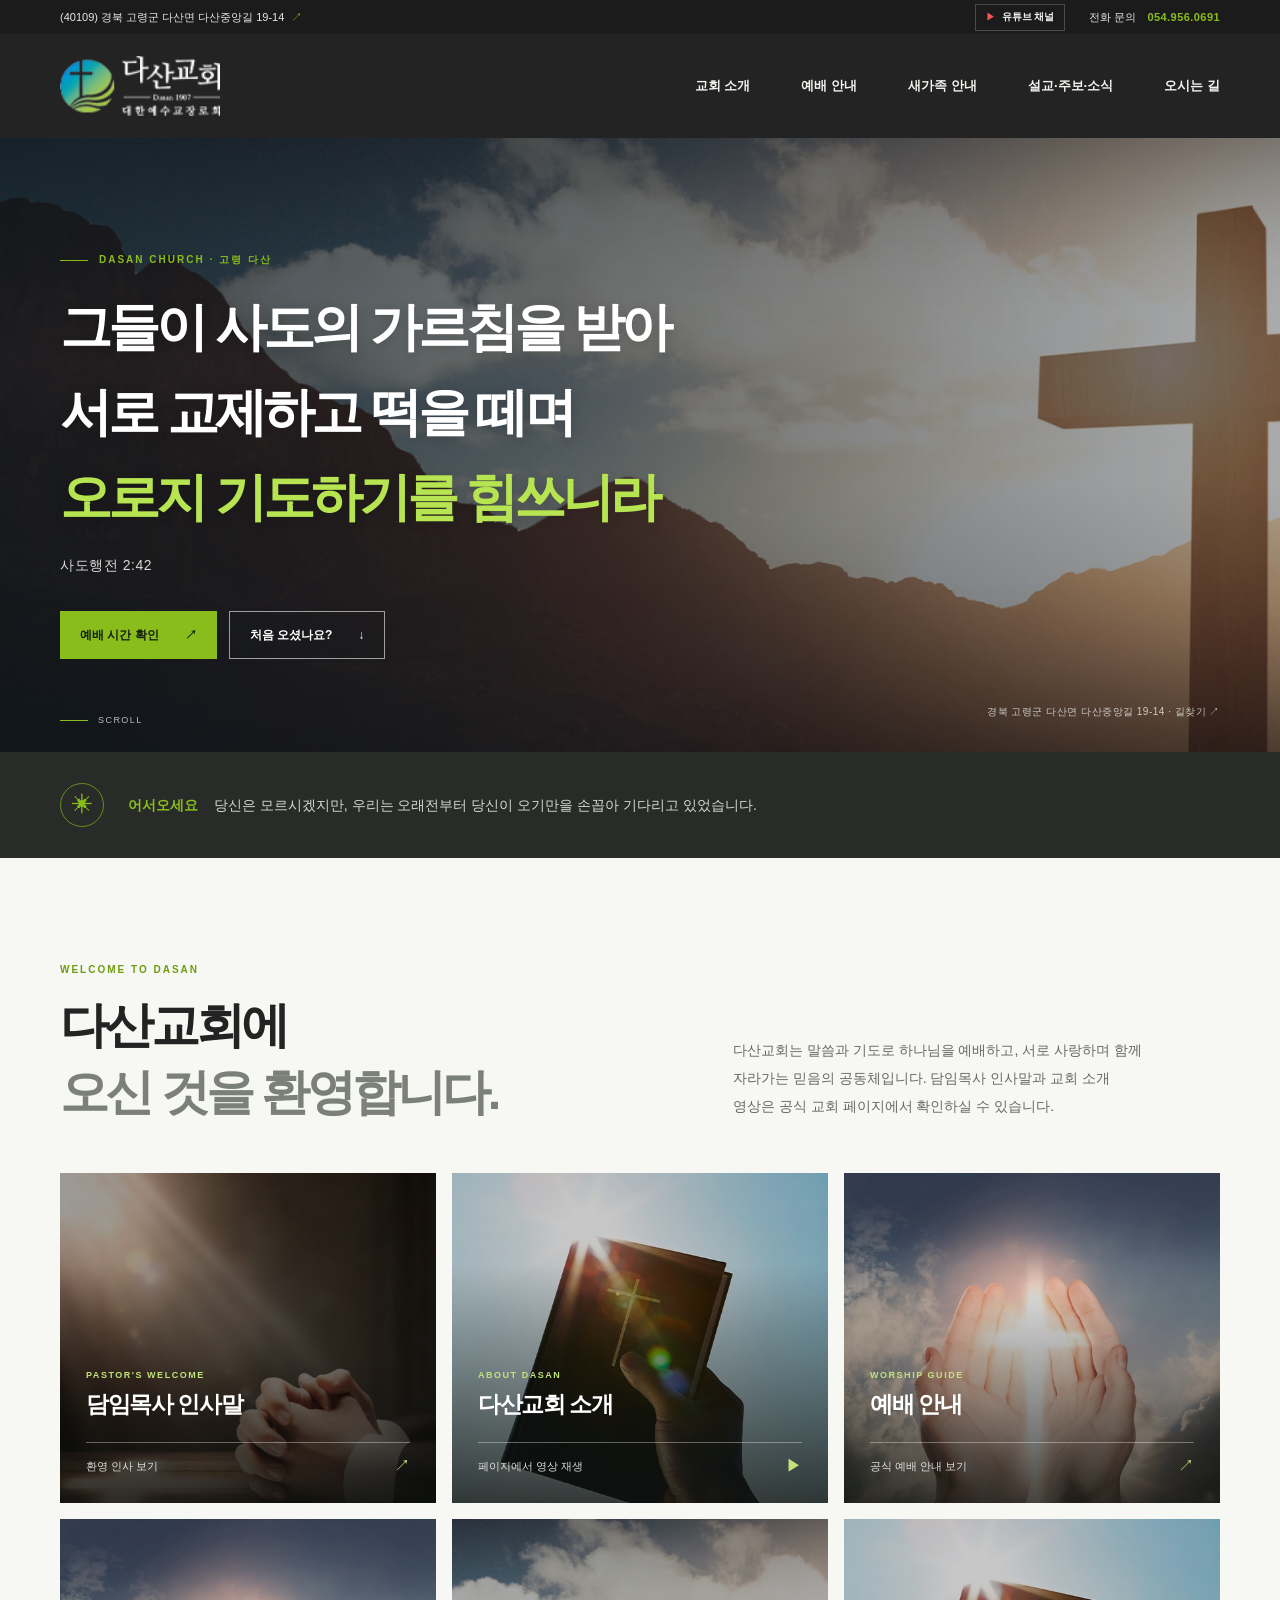
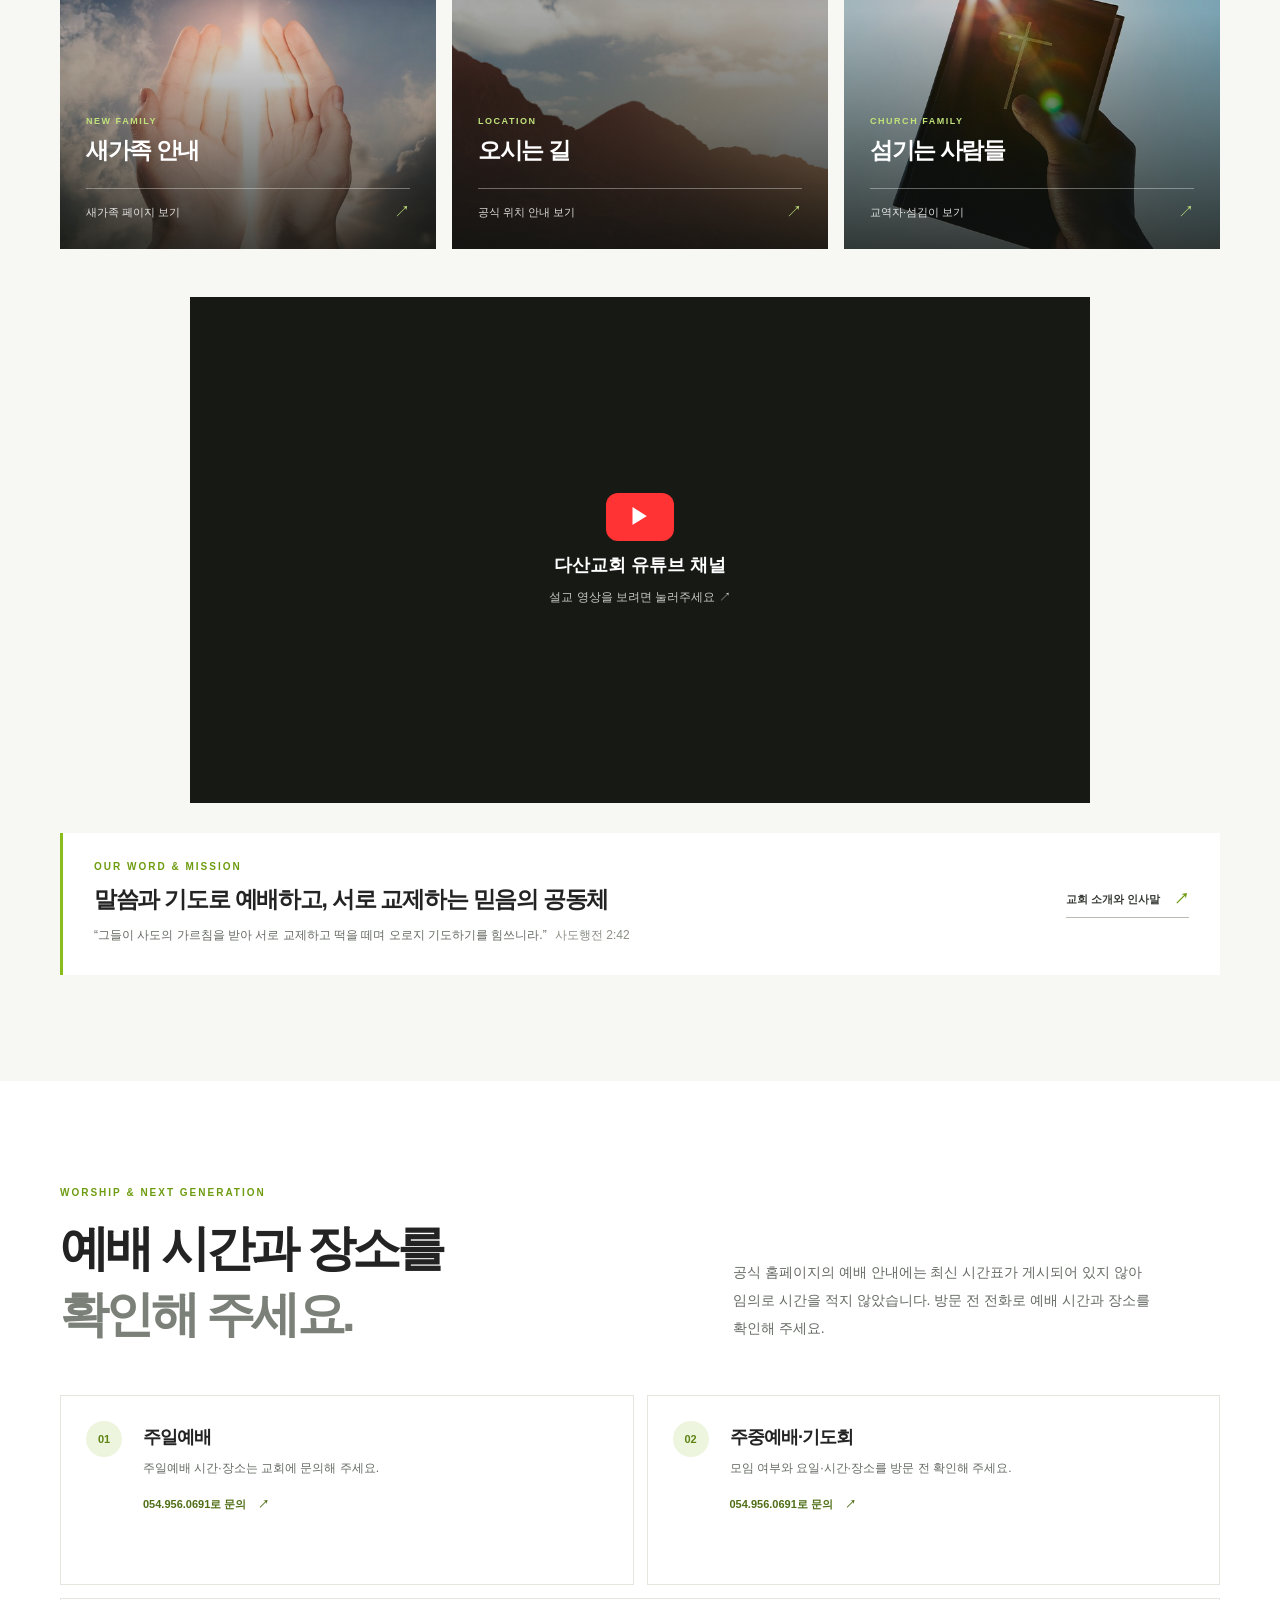
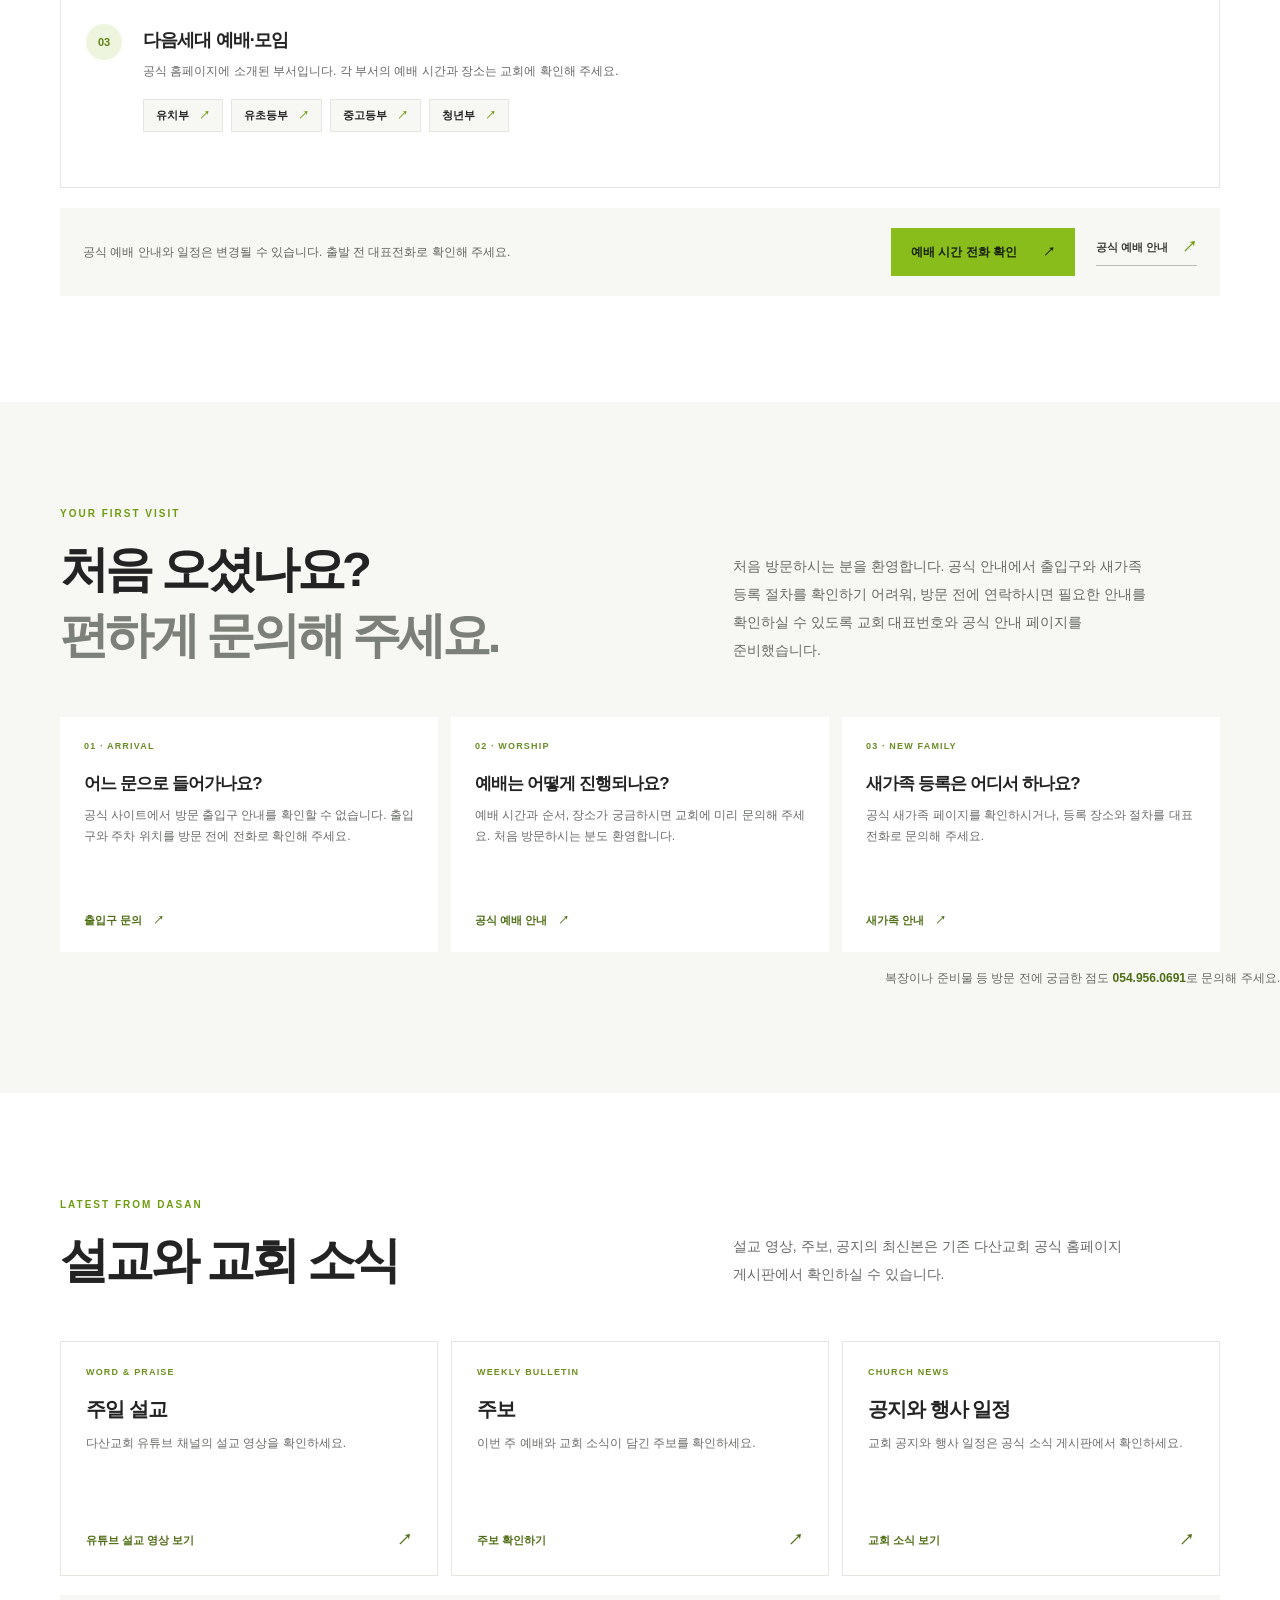
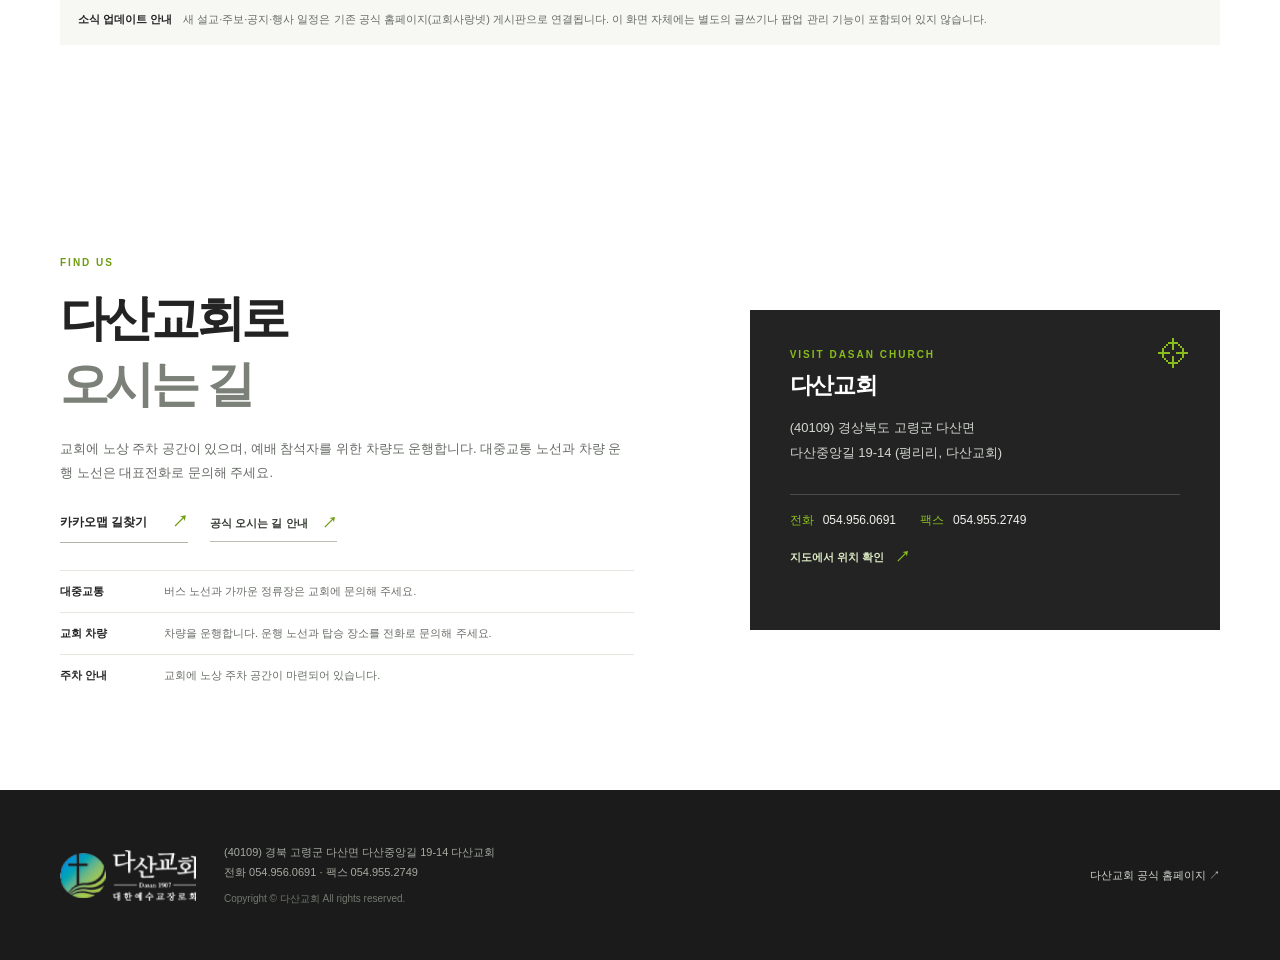
<file: index.html>
<!doctype html>
<html lang="ko">
<head>
  <meta charset="utf-8">
  <meta name="viewport" content="width=device-width, initial-scale=1">
  <meta name="theme-color" content="#232323">
  <meta name="description" content="다산교회 예배 안내, 새가족 안내, 교회 소식과 오시는 길. 경북 고령군 다산면 다산중앙길 19-14.">
  <title>다산교회 | Da San Church</title>
  <link rel="icon" type="image/png" href="images/dasanch/logo.png">
  <link rel="stylesheet" href="css/style.css">
</head>
<body>
  <a class="skip-link" href="#main">본문 바로가기</a>
  <div class="topline">
    <div class="container topline-inner">
      <a class="topline-address" href="https://map.kakao.com/link/search/%EA%B2%BD%EB%B6%81%20%EA%B3%A0%EB%A0%B9%EA%B5%B0%20%EB%8B%A4%EC%82%B0%EB%A9%B4%20%EB%8B%A4%EC%82%B0%EC%A4%91%EC%95%99%EA%B8%B8%2019-14" target="_blank" rel="noopener noreferrer">(40109) 경북 고령군 다산면 다산중앙길 19-14 <span aria-hidden="true">↗</span></a>
      <div class="topline-links">
        <a class="topline-youtube" href="https://www.youtube.com/channel/UCkod_nlZU68XS0ZSjyzvsog" target="_blank" rel="noopener noreferrer"><span aria-hidden="true">▶</span> 유튜브 채널</a>
        <a href="tel:0549560691">전화 문의 <strong>054.956.0691</strong></a>
      </div>
    </div>
  </div>

  <header class="site-header">
    <div class="container header-inner">
      <a class="brand" href="#home" aria-label="다산교회 홈">
        <img src="images/dasanch/logo.png" alt="다산교회">
      </a>
      <nav class="desktop-nav" aria-label="주요 메뉴">
        <a href="#church">교회 소개</a>
        <a href="#worship">예배 안내</a>
        <a href="#first-visit">새가족 안내</a>
        <a href="#news">설교·주보·소식</a>
        <a href="#visit">오시는 길</a>
      </nav>
      <details class="mobile-menu">
        <summary aria-label="메뉴 열기"><span></span><span></span><span></span></summary>
        <nav aria-label="모바일 메뉴">
          <a href="#church">교회 소개</a>
          <a href="#worship">예배 안내</a>
          <a href="#first-visit">새가족 안내</a>
          <a href="#news">설교·주보·소식</a>
          <a href="#visit">오시는 길</a>
        </nav>
      </details>
    </div>
  </header>

  <main id="main">
    <section class="hero" id="home" aria-labelledby="hero-title">
      <div class="hero-image" role="img" aria-label="산 너머로 해가 떠오르는 십자가"></div>
      <div class="hero-content container">
        <p class="eyebrow"><span></span> DASAN CHURCH · 고령 다산</p>
        <h1 id="hero-title">그들이 사도의 가르침을 받아<br>서로 교제하고 떡을 떼며<br><em>오로지 기도하기를 힘쓰니라</em></h1>
        <p class="scripture">사도행전 2:42</p>
        <div class="hero-actions">
          <a class="button button-green" href="#worship">예배 시간 확인 <span aria-hidden="true">↗</span></a>
          <a class="button button-ghost" href="#first-visit">처음 오셨나요? <span aria-hidden="true">↓</span></a>
        </div>
      </div>
      <a class="hero-location" href="https://map.kakao.com/link/search/%EA%B2%BD%EB%B6%81%20%EA%B3%A0%EB%A0%B9%EA%B5%B0%20%EB%8B%A4%EC%82%B0%EB%A9%B4%20%EB%8B%A4%EC%82%B0%EC%A4%91%EC%95%99%EA%B8%B8%2019-14" target="_blank" rel="noopener noreferrer">경북 고령군 다산면 다산중앙길 19-14 · 길찾기 ↗</a>
      <a class="scroll-cue" href="#welcome" aria-label="아래로 이동"><span></span> SCROLL</a>
    </section>

    <section class="welcome-strip" id="welcome">
      <div class="container welcome-inner">
        <span class="welcome-mark" aria-hidden="true">✳</span>
        <p><strong>어서오세요</strong> 당신은 모르시겠지만, 우리는 오래전부터 당신이 오기만을 손꼽아 기다리고 있었습니다.</p>
      </div>
    </section>

    <section class="church-section section-pad" id="church">
      <div class="container">
        <div class="section-heading">
          <div>
            <p class="eyebrow eyebrow-dark">WELCOME TO DASAN</p>
            <h2>다산교회에<br><span>오신 것을 환영합니다.</span></h2>
          </div>
          <p class="section-intro">다산교회는 말씀과 기도로 하나님을 예배하고, 서로 사랑하며 함께 자라가는 믿음의 공동체입니다. 담임목사 인사말과 교회 소개 영상은 공식 교회 페이지에서 확인하실 수 있습니다.</p>
        </div>

        <div class="feature-grid">
          <a class="feature-card feature-column" href="http://www.dasanch.kr/main/sub.html?pageCode=1">
            <img src="images/dasanch/sermon.jpg" alt="기도하는 두 손" loading="lazy">
            <span class="feature-overlay"></span>
            <span class="feature-content"><small>PASTOR'S WELCOME</small><strong>담임목사 인사말</strong><span class="feature-link">환영 인사 보기 <b aria-hidden="true">↗</b></span></span>
          </a>
          <button class="feature-card feature-worship feature-video-trigger" type="button" aria-haspopup="dialog" aria-controls="intro-video-dialog">
            <img src="images/dasanch/worship.jpg" alt="" loading="lazy">
            <span class="feature-overlay"></span>
            <span class="feature-content"><small>ABOUT DASAN</small><strong>다산교회 소개</strong><span class="feature-link">페이지에서 영상 재생 <b aria-hidden="true">▶</b></span></span>
          </button>
          <a class="feature-card feature-welcome" href="http://www.dasanch.kr/main/sub.html?pageCode=6">
            <img src="images/dasanch/welcome.jpg" alt="" loading="lazy">
            <span class="feature-overlay"></span>
            <span class="feature-content"><small>WORSHIP GUIDE</small><strong>예배 안내</strong><span class="feature-link">공식 예배 안내 보기 <b aria-hidden="true">↗</b></span></span>
          </a>
          <a class="feature-card feature-next" href="http://www.dasanch.kr/main/sub.html?pageCode=21">
            <img src="images/dasanch/welcome.jpg" alt="두 손에 비치는 십자가 빛" loading="lazy">
            <span class="feature-overlay"></span>
            <span class="feature-content"><small>NEW FAMILY</small><strong>새가족 안내</strong><span class="feature-link">새가족 페이지 보기 <b aria-hidden="true">↗</b></span></span>
          </a>
          <a class="feature-card feature-sermon" href="http://www.dasanch.kr/main/sub.html?pageCode=7">
            <img src="images/dasanch/hero-cross.jpg" alt="산 너머 햇살과 나무 십자가" loading="lazy">
            <span class="feature-overlay"></span>
            <span class="feature-content"><small>LOCATION</small><strong>오시는 길</strong><span class="feature-link">공식 위치 안내 보기 <b aria-hidden="true">↗</b></span></span>
          </a>
          <a class="feature-card feature-news" href="http://www.dasanch.kr/main/sub.html?pageCode=3">
            <img src="images/dasanch/worship.jpg" alt="십자가가 새겨진 성경책" loading="lazy">
            <span class="feature-overlay"></span>
            <span class="feature-content"><small>CHURCH FAMILY</small><strong>섬기는 사람들</strong><span class="feature-link">교역자·섬김이 보기 <b aria-hidden="true">↗</b></span></span>
          </a>
        </div>
        <dialog class="intro-video-dialog" id="intro-video-dialog" aria-label="다산교회 소개 영상">
          <div class="intro-video-header">
            <strong>다산교회 소개 영상</strong>
            <button class="intro-video-close" type="button" aria-label="영상 닫기">닫기 <span aria-hidden="true">×</span></button>
          </div>
          <div class="intro-video-frame">
            <iframe title="다산교회 소개 영상" allow="autoplay; encrypted-media; picture-in-picture; web-share" referrerpolicy="strict-origin-when-cross-origin" allowfullscreen></iframe>
          </div>
        </dialog>
        <a class="video-player" href="https://www.youtube.com/channel/UCkod_nlZU68XS0ZSjyzvsog" target="_blank" rel="noopener noreferrer" aria-label="다산교회 유튜브 채널 열기">
          <span class="channel-play-icon" aria-hidden="true">▶</span>
          <strong>다산교회 유튜브 채널</strong>
          <span>설교 영상을 보려면 눌러주세요 ↗</span>
        </a>
        <div class="mission-note">
          <div>
            <p class="eyebrow eyebrow-dark">OUR WORD & MISSION</p>
            <h3>말씀과 기도로 예배하고, 서로 교제하는 믿음의 공동체</h3>
            <p>“그들이 사도의 가르침을 받아 서로 교제하고 떡을 떼며 오로지 기도하기를 힘쓰니라.” <span>사도행전 2:42</span></p>
          </div>
          <a class="text-link-dark" href="http://www.dasanch.kr/main/sub.html?pageCode=1">교회 소개와 인사말 <span aria-hidden="true">↗</span></a>
        </div>
      </div>
    </section>

    <section class="schedule-section section-pad" id="worship">
      <div class="container">
        <div class="section-heading">
          <div>
            <p class="eyebrow eyebrow-dark">WORSHIP & NEXT GENERATION</p>
            <h2>예배 시간과 장소를<br><span>확인해 주세요.</span></h2>
          </div>
          <p class="section-intro">공식 홈페이지의 예배 안내에는 최신 시간표가 게시되어 있지 않아 임의로 시간을 적지 않았습니다. 방문 전 전화로 예배 시간과 장소를 확인해 주세요.</p>
        </div>
        <div class="schedule-grid">
          <article class="schedule-card">
            <span class="schedule-number">01</span>
            <div><h3>주일예배</h3><p>주일예배 시간·장소는 교회에 문의해 주세요.</p><a href="tel:0549560691">054.956.0691로 문의 <span aria-hidden="true">↗</span></a></div>
          </article>
          <article class="schedule-card">
            <span class="schedule-number">02</span>
            <div><h3>주중예배·기도회</h3><p>모임 여부와 요일·시간·장소를 방문 전 확인해 주세요.</p><a href="tel:0549560691">054.956.0691로 문의 <span aria-hidden="true">↗</span></a></div>
          </article>
          <article class="schedule-card schedule-card-wide">
            <span class="schedule-number">03</span>
            <div>
              <h3>다음세대 예배·모임</h3>
              <p>공식 홈페이지에 소개된 부서입니다. 각 부서의 예배 시간과 장소는 교회에 확인해 주세요.</p>
              <div class="ministry-links">
                <a href="http://www.dasanch.kr/main/sub.html?pageCode=13">유치부 <span aria-hidden="true">↗</span></a>
                <a href="http://www.dasanch.kr/main/sub.html?pageCode=14">유초등부 <span aria-hidden="true">↗</span></a>
                <a href="http://www.dasanch.kr/main/sub.html?pageCode=15">중고등부 <span aria-hidden="true">↗</span></a>
                <a href="http://www.dasanch.kr/main/sub.html?pageCode=16">청년부 <span aria-hidden="true">↗</span></a>
              </div>
            </div>
          </article>
        </div>
        <div class="schedule-footer">
          <p>공식 예배 안내와 일정은 변경될 수 있습니다. 출발 전 대표전화로 확인해 주세요.</p>
          <div>
            <a class="button button-green" href="tel:0549560691">예배 시간 전화 확인 <span aria-hidden="true">↗</span></a>
            <a class="schedule-source" href="http://www.dasanch.kr/main/sub.html?pageCode=6">공식 예배 안내 <span aria-hidden="true">↗</span></a>
          </div>
        </div>
      </div>
    </section>

    <section class="first-visit-section section-pad" id="first-visit">
      <div class="container">
        <div class="section-heading">
          <div>
            <p class="eyebrow eyebrow-dark">YOUR FIRST VISIT</p>
            <h2>처음 오셨나요?<br><span>편하게 문의해 주세요.</span></h2>
          </div>
          <p class="section-intro">처음 방문하시는 분을 환영합니다. 공식 안내에서 출입구와 새가족 등록 절차를 확인하기 어려워, 방문 전에 연락하시면 필요한 안내를 확인하실 수 있도록 교회 대표번호와 공식 안내 페이지를 준비했습니다.</p>
        </div>
        <div class="visitor-grid">
          <article class="visitor-card">
            <span>01 · ARRIVAL</span>
            <h3>어느 문으로 들어가나요?</h3>
            <p>공식 사이트에서 방문 출입구 안내를 확인할 수 없습니다. 출입구와 주차 위치를 방문 전에 전화로 확인해 주세요.</p>
            <a href="tel:0549560691">출입구 문의 <span aria-hidden="true">↗</span></a>
          </article>
          <article class="visitor-card">
            <span>02 · WORSHIP</span>
            <h3>예배는 어떻게 진행되나요?</h3>
            <p>예배 시간과 순서, 장소가 궁금하시면 교회에 미리 문의해 주세요. 처음 방문하시는 분도 환영합니다.</p>
            <a href="http://www.dasanch.kr/main/sub.html?pageCode=6">공식 예배 안내 <span aria-hidden="true">↗</span></a>
          </article>
          <article class="visitor-card">
            <span>03 · NEW FAMILY</span>
            <h3>새가족 등록은 어디서 하나요?</h3>
            <p>공식 새가족 페이지를 확인하시거나, 등록 장소와 절차를 대표전화로 문의해 주세요.</p>
            <a href="http://www.dasanch.kr/main/sub.html?pageCode=21">새가족 안내 <span aria-hidden="true">↗</span></a>
          </div>
        </div>
        <p class="visitor-reassurance">복장이나 준비물 등 방문 전에 궁금한 점도 <a href="tel:0549560691">054.956.0691</a>로 문의해 주세요.</p>
      </div>
    </section>

    <section class="updates-section section-pad" id="news">
      <div class="container">
        <div class="section-heading">
          <div>
            <p class="eyebrow eyebrow-dark">LATEST FROM DASAN</p>
            <h2>설교와 교회 소식</h2>
          </div>
          <p class="section-intro">설교 영상, 주보, 공지의 최신본은 기존 다산교회 공식 홈페이지 게시판에서 확인하실 수 있습니다.</p>
        </div>
        <div class="updates-grid">
          <a class="update-card" href="https://www.youtube.com/channel/UCkod_nlZU68XS0ZSjyzvsog" target="_blank" rel="noopener noreferrer">
            <span class="update-tag">WORD & PRAISE</span>
            <strong>주일 설교</strong>
            <span>다산교회 유튜브 채널의 설교 영상을 확인하세요.</span>
            <b>유튜브 설교 영상 보기 <i aria-hidden="true">↗</i></b>
          </a>
          <a class="update-card" href="http://www.dasanch.kr/main/sub.html?pageCode=19">
            <span class="update-tag">WEEKLY BULLETIN</span>
            <strong>주보</strong>
            <span>이번 주 예배와 교회 소식이 담긴 주보를 확인하세요.</span>
            <b>주보 확인하기 <i aria-hidden="true">↗</i></b>
          </a>
          <a class="update-card" href="http://www.dasanch.kr/main/sub.html?pageCode=20">
            <span class="update-tag">CHURCH NEWS</span>
            <strong>공지와 행사 일정</strong>
            <span>교회 공지와 행사 일정은 공식 소식 게시판에서 확인하세요.</span>
            <b>교회 소식 보기 <i aria-hidden="true">↗</i></b>
          </a>
        </div>
        <p class="cms-note"><strong>소식 업데이트 안내</strong> 새 설교·주보·공지·행사 일정은 기존 공식 홈페이지(교회사랑넷) 게시판으로 연결됩니다. 이 화면 자체에는 별도의 글쓰기나 팝업 관리 기능이 포함되어 있지 않습니다.</p>
      </div>
    </section>

    <section class="visit-section section-pad" id="visit">
      <div class="container visit-grid">
        <div class="visit-copy">
          <p class="eyebrow eyebrow-dark">FIND US</p>
          <h2>다산교회로<br><span>오시는 길</span></h2>
          <p>교회에 노상 주차 공간이 있으며, 예배 참석자를 위한 차량도 운행합니다. 대중교통 노선과 차량 운행 노선은 대표전화로 문의해 주세요.</p>
          <div class="visit-actions">
            <a class="map-link" href="https://map.kakao.com/link/search/%EA%B2%BD%EB%B6%81%20%EA%B3%A0%EB%A0%B9%EA%B5%B0%20%EB%8B%A4%EC%82%B0%EB%A9%B4%20%EB%8B%A4%EC%82%B0%EC%A4%91%EC%95%99%EA%B8%B8%2019-14" target="_blank" rel="noopener noreferrer">카카오맵 길찾기 <span aria-hidden="true">↗</span></a>
            <a class="official-directions" href="http://www.dasanch.kr/main/sub.html?pageCode=7">공식 오시는 길 안내 <span aria-hidden="true">↗</span></a>
          </div>
          <div class="travel-info">
            <div><strong>대중교통</strong><span>버스 노선과 가까운 정류장은 교회에 문의해 주세요.</span></div>
            <div><strong>교회 차량</strong><span>차량을 운행합니다. 운행 노선과 탑승 장소를 전화로 문의해 주세요.</span></div>
            <div><strong>주차 안내</strong><span>교회에 노상 주차 공간이 마련되어 있습니다.</span></div>
          </div>
        </div>
        <div class="address-card">
          <span class="address-icon" aria-hidden="true">⌖</span>
          <p class="eyebrow">VISIT DASAN CHURCH</p>
          <h3>다산교회</h3>
          <address>(40109) 경상북도 고령군 다산면<br>다산중앙길 19-14 (평리리, 다산교회)</address>
          <div class="contact-details">
            <a href="tel:0549560691"><span>전화</span>054.956.0691</a>
            <p><span>팩스</span>054.955.2749</p>
          </div>
          <a class="address-map" href="https://map.kakao.com/link/search/%EA%B2%BD%EB%B6%81%20%EA%B3%A0%EB%A0%B9%EA%B5%B0%20%EB%8B%A4%EC%82%B0%EB%A9%B4%20%EB%8B%A4%EC%82%B0%EC%A4%91%EC%95%99%EA%B8%B8%2019-14" target="_blank" rel="noopener noreferrer">지도에서 위치 확인 <span aria-hidden="true">↗</span></a>
        </div>
      </div>
    </section>
  </main>

  <footer class="site-footer">
    <div class="container footer-inner">
      <a class="brand footer-brand" href="#home" aria-label="다산교회 맨 위로"><img src="images/dasanch/logo.png" alt="다산교회"></a>
      <div class="footer-copy">
        <p>(40109) 경북 고령군 다산면 다산중앙길 19-14 다산교회</p>
        <p>전화 054.956.0691 <span aria-hidden="true">·</span> 팩스 054.955.2749</p>
        <small>Copyright © 다산교회 All rights reserved.</small>
      </div>
      <a class="official-home" href="http://www.dasanch.kr/">다산교회 공식 홈페이지 ↗</a>
    </div>
  </footer>
  <nav class="mobile-actions" aria-label="빠른 안내">
    <a href="#worship"><span aria-hidden="true">◷</span>예배 시간</a>
    <a href="https://map.kakao.com/link/search/%EA%B2%BD%EB%B6%81%20%EA%B3%A0%EB%A0%B9%EA%B5%B0%20%EB%8B%A4%EC%82%B0%EB%A9%B4%20%EB%8B%A4%EC%82%B0%EC%A4%91%EC%95%99%EA%B8%B8%2019-14" target="_blank" rel="noopener noreferrer"><span aria-hidden="true">⌖</span>길찾기</a>
    <a href="tel:0549560691"><span aria-hidden="true">☎</span>전화 문의</a>
  </nav>
  <script>
    const introVideoDialog = document.querySelector("#intro-video-dialog");
    const introVideoFrame = introVideoDialog.querySelector("iframe");

    document.querySelector(".feature-video-trigger").addEventListener("click", () => {
      introVideoFrame.src = "https://www.youtube.com/embed/k7JFgEva4Ko?autoplay=1&playsinline=1&rel=0";
      introVideoDialog.showModal();
    });

    introVideoDialog.querySelector(".intro-video-close").addEventListener("click", () => {
      introVideoDialog.close();
    });

    introVideoDialog.addEventListener("close", () => {
      introVideoFrame.src = "";
    });
  </script>
</body>
</html>
</file>
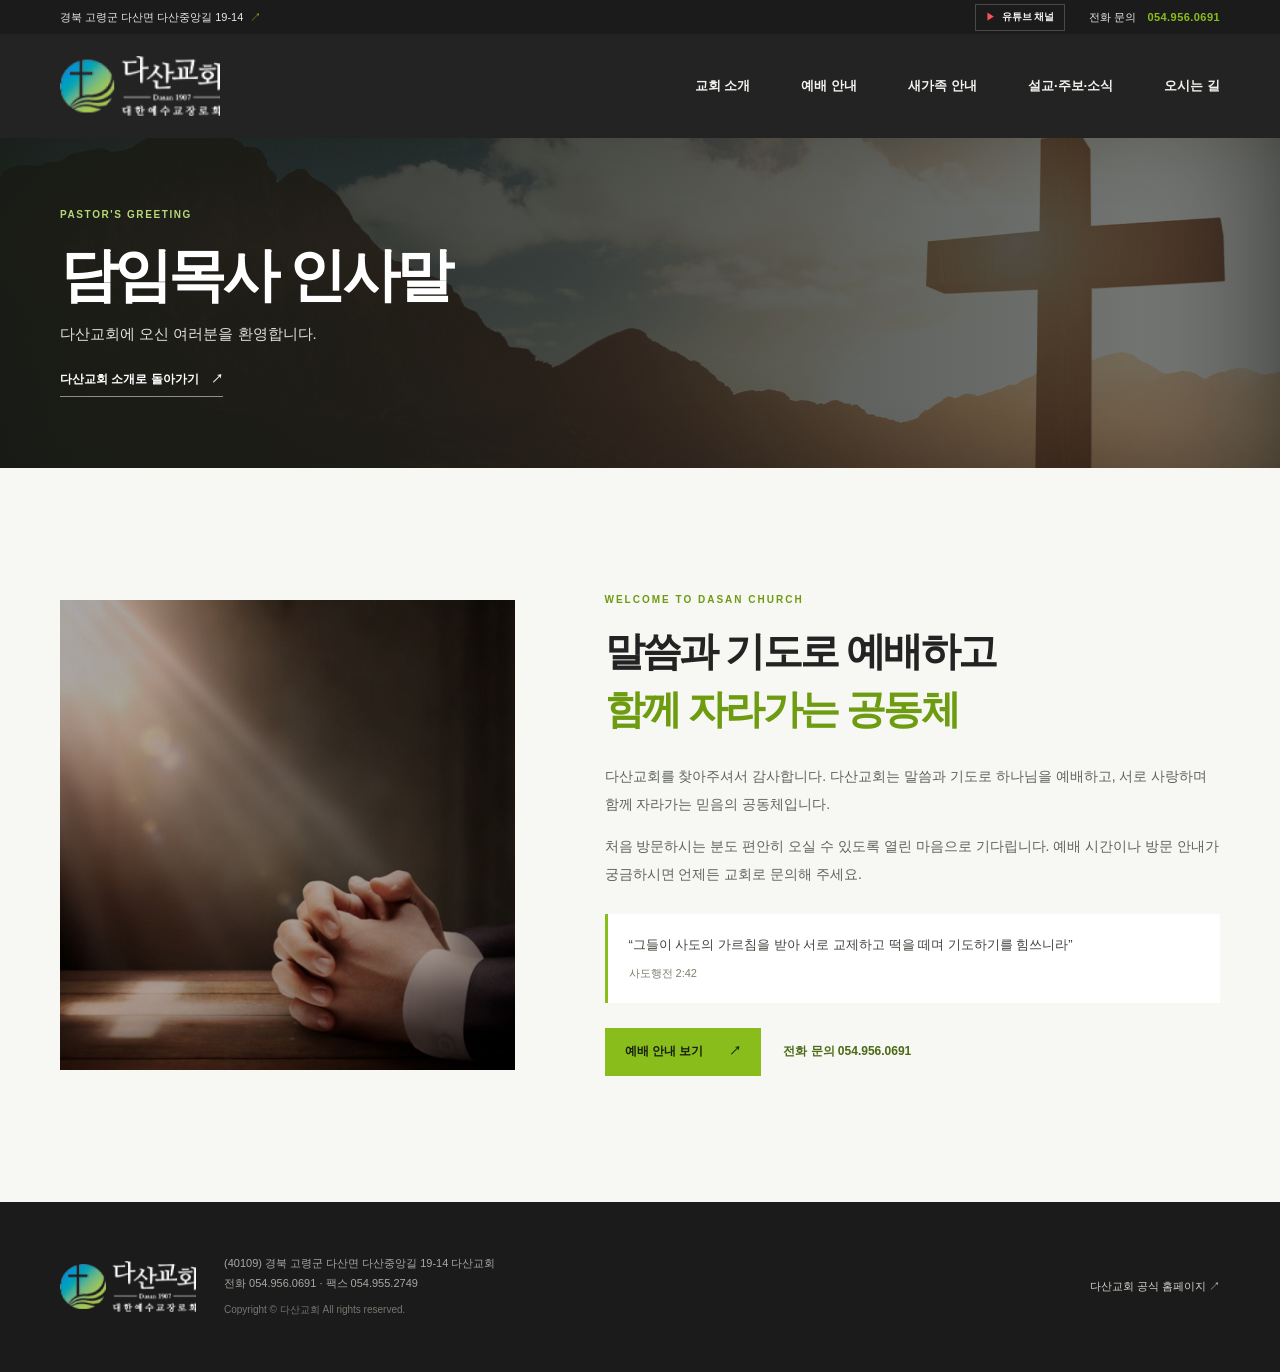
<file: pastor.html>
<!doctype html>
<html lang="ko">
<head>
  <meta charset="utf-8">
  <meta name="viewport" content="width=device-width, initial-scale=1">
  <meta name="theme-color" content="#232323">
  <meta name="description" content="다산교회 담임목사 인사말. 말씀과 기도로 예배하며 서로 사랑하는 다산교회에 오신 것을 환영합니다.">
  <title>담임목사 인사말 | 다산교회</title>
  <link rel="icon" type="image/png" href="images/dasanch/logo.png">
  <link rel="stylesheet" href="css/style.css">
</head>
<body>
  <a class="skip-link" href="#main">본문 바로가기</a>
  <div class="topline">
    <div class="container topline-inner">
      <a class="topline-address" href="https://map.kakao.com/link/search/경북%20고령군%20다산면%20다산중앙길%2019-14" target="_blank" rel="noopener noreferrer">경북 고령군 다산면 다산중앙길 19-14 <span aria-hidden="true">↗</span></a>
      <div class="topline-links">
        <a class="topline-youtube" href="https://www.youtube.com/channel/UCkod_nlZU68XS0ZSjyzvsog" target="_blank" rel="noopener noreferrer"><span aria-hidden="true">▶</span> 유튜브 채널</a>
        <a href="tel:0549560691">전화 문의 <strong>054.956.0691</strong></a>
      </div>
    </div>
  </div>
  <header class="site-header">
    <div class="container header-inner">
      <a class="brand" href="index.html#home" aria-label="다산교회 홈"><img src="images/dasanch/logo.png" alt="다산교회"></a>
      <nav class="desktop-nav" aria-label="주요 메뉴">
        <a href="index.html#church">교회 소개</a>
        <a href="index.html#worship">예배 안내</a>
        <a href="index.html#first-visit">새가족 안내</a>
        <a href="index.html#news">설교·주보·소식</a>
        <a href="index.html#visit">오시는 길</a>
      </nav>
      <details class="mobile-menu">
        <summary aria-label="메뉴 열기"><span></span><span></span><span></span></summary>
        <nav aria-label="모바일 메뉴">
          <a href="index.html#church">교회 소개</a>
          <a href="index.html#worship">예배 안내</a>
          <a href="index.html#first-visit">새가족 안내</a>
          <a href="index.html#news">설교·주보·소식</a>
          <a href="index.html#visit">오시는 길</a>
        </nav>
      </details>
    </div>
  </header>
  <main id="main" class="greeting-page">
    <section class="greeting-hero">
      <div class="container greeting-hero-inner">
        <p class="eyebrow">PASTOR'S GREETING</p>
        <h1>담임목사 인사말</h1>
        <p>다산교회에 오신 여러분을 환영합니다.</p>
        <a class="greeting-back" href="index.html#church">다산교회 소개로 돌아가기 <span aria-hidden="true">↗</span></a>
      </div>
    </section>
    <section class="greeting-content section-pad">
      <div class="container greeting-layout">
        <div class="greeting-photo"><img src="images/dasanch/sermon.jpg" alt="기도하는 두 손"></div>
        <article class="greeting-message">
          <p class="eyebrow eyebrow-dark">WELCOME TO DASAN CHURCH</p>
          <h2>말씀과 기도로 예배하고<br><span>함께 자라가는 공동체</span></h2>
          <p>다산교회를 찾아주셔서 감사합니다. 다산교회는 말씀과 기도로 하나님을 예배하고, 서로 사랑하며 함께 자라가는 믿음의 공동체입니다.</p>
          <p>처음 방문하시는 분도 편안히 오실 수 있도록 열린 마음으로 기다립니다. 예배 시간이나 방문 안내가 궁금하시면 언제든 교회로 문의해 주세요.</p>
          <p class="greeting-scripture">“그들이 사도의 가르침을 받아 서로 교제하고 떡을 떼며 기도하기를 힘쓰니라” <span>사도행전 2:42</span></p>
          <div class="greeting-actions">
            <a class="button button-green" href="index.html#worship">예배 안내 보기 <span aria-hidden="true">↗</span></a>
            <a class="greeting-phone" href="tel:0549560691">전화 문의 054.956.0691</a>
          </div>
        </article>
      </div>
    </section>
  </main>
  <footer class="site-footer">
    <div class="container footer-inner">
      <a class="brand footer-brand" href="index.html#home" aria-label="다산교회 홈"><img src="images/dasanch/logo.png" alt="다산교회"></a>
      <div class="footer-copy">
        <p>(40109) 경북 고령군 다산면 다산중앙길 19-14 다산교회</p>
        <p>전화 054.956.0691 <span aria-hidden="true">·</span> 팩스 054.955.2749</p>
        <small>Copyright © 다산교회 All rights reserved.</small>
      </div>
      <a class="official-home" href="http://www.dasanch.kr/">다산교회 공식 홈페이지 ↗</a>
    </div>
  </footer>
</body>
</html>
</file>
<file: css/style.css>
@charset "UTF-8";

:root {
  color-scheme: light;
  --ink: #232323;
  --ink-soft: #353735;
  --green: #89bd1c;
  --green-dark: #6e9c10;
  --paper: #f7f7f4;
  --muted: #757a74;
  --line: #e4e6df;
  --content-width: 1160px;
}

* {
  box-sizing: border-box;
}

html {
  scroll-behavior: smooth;
  scroll-padding-top: 88px;
}

body {
  margin: 0;
  color: var(--ink);
  background: #fff;
  font-family: "Pretendard", "Noto Sans KR", "Malgun Gothic", sans-serif;
  -webkit-font-smoothing: antialiased;
}

body,
button,
a {
  font-family: "Pretendard", "Noto Sans KR", "Malgun Gothic", sans-serif;
}

a {
  color: inherit;
  text-decoration: none;
}

img {
  max-width: 100%;
}

.container {
  width: min(var(--content-width), calc(100% - 64px));
  margin-inline: auto;
}

.skip-link {
  position: absolute;
  z-index: 20;
  top: -48px;
  left: 16px;
  padding: 12px 16px;
  color: var(--ink);
  background: #fff;
}

.skip-link:focus {
  top: 12px;
}

.topline {
  color: #d2d4cd;
  background: #1a1b1a;
  font-size: 11px;
}

.topline-inner {
  display: flex;
  min-height: 34px;
  align-items: center;
  justify-content: space-between;
}

.topline-links {
  display: flex;
  align-items: center;
  gap: 24px;
}

.topline a {
  color: #e7e8e3;
}

.topline .topline-youtube {
  display: inline-flex;
  min-height: 27px;
  align-items: center;
  gap: 7px;
  padding: 0 10px;
  border: 1px solid rgba(255, 255, 255, .2);
  color: #f4f5f1;
  font-size: 10px;
  font-weight: 600;
}

.topline-youtube span {
  color: #ff5353;
  font-size: 9px;
}

.topline-address {
  overflow: hidden;
  text-overflow: ellipsis;
  white-space: nowrap;
}

.topline-address span {
  margin-left: 4px;
  color: var(--green);
}

.topline strong {
  margin-left: 8px;
  color: var(--green);
  font-weight: 700;
  letter-spacing: .04em;
}

.site-header {
  position: relative;
  z-index: 5;
  background: var(--ink);
}

.header-inner {
  display: flex;
  height: 104px;
  align-items: center;
  justify-content: space-between;
}

.brand {
  display: inline-flex;
  align-items: center;
}

.brand img {
  display: block;
  width: 160px;
  height: auto;
}

.desktop-nav {
  display: flex;
  align-items: center;
  gap: clamp(24px, 4vw, 52px);
}

.desktop-nav a {
  position: relative;
  padding-block: 12px;
  color: #f2f3ef;
  font-size: 13px;
  font-weight: 600;
  transition: color .2s ease;
}

.desktop-nav a::after {
  position: absolute;
  right: 0;
  bottom: 4px;
  left: 0;
  height: 2px;
  background: var(--green);
  content: "";
  transform: scaleX(0);
  transform-origin: left;
  transition: transform .2s ease;
}

.desktop-nav a:hover,
.desktop-nav a:focus-visible {
  color: var(--green);
}

.desktop-nav a:hover::after,
.desktop-nav a:focus-visible::after {
  transform: scaleX(1);
}

.mobile-menu {
  display: none;
}

.hero {
  position: relative;
  display: flex;
  min-height: clamp(540px, 48vw, 690px);
  align-items: center;
  overflow: hidden;
  color: #fff;
  background: #1c2c36;
}

.hero-image,
.hero::after {
  position: absolute;
  inset: 0;
}

.hero-image {
  background-image: url("../images/dasanch/hero-cross.jpg");
  background-position: center 47%;
  background-size: cover;
  transform: scale(1.01);
}

.hero::after {
  background: linear-gradient(90deg, rgba(13, 23, 29, .7), rgba(13, 23, 29, .35) 58%, rgba(13, 23, 29, .08)),
    linear-gradient(0deg, rgba(13, 23, 29, .25), transparent 44%);
  content: "";
}

.hero-content {
  position: relative;
  z-index: 1;
  padding-top: 22px;
}

.eyebrow {
  margin: 0 0 17px;
  color: var(--green);
  font-size: 10px;
  font-weight: 800;
  letter-spacing: .2em;
}

.hero .eyebrow {
  display: flex;
  align-items: center;
  gap: 11px;
}

.hero .eyebrow span {
  width: 28px;
  height: 1px;
  background: var(--green);
}

.hero h1 {
  max-width: 790px;
  margin: 0;
  font-size: clamp(31px, 4.1vw, 55px);
  font-weight: 700;
  letter-spacing: -.075em;
  line-height: 1.62;
  text-shadow: 0 2px 12px rgba(0, 0, 0, .18);
}

.hero h1 em {
  color: #b7e451;
  font-style: normal;
}

.scripture {
  margin: 18px 0 0;
  color: rgba(255, 255, 255, .83);
  font-size: 14px;
  letter-spacing: .04em;
}

.hero-actions {
  display: flex;
  flex-wrap: wrap;
  gap: 12px;
  margin-top: 36px;
}

.button {
  display: inline-flex;
  min-height: 48px;
  align-items: center;
  justify-content: center;
  gap: 26px;
  padding: 0 20px;
  font-size: 12px;
  font-weight: 700;
  transition: background .2s ease, color .2s ease, transform .2s ease;
}

.button:hover {
  transform: translateY(-2px);
}

.button-green {
  color: #17200d;
  background: var(--green);
}

.button-green:hover {
  background: #a2d640;
}

.button-ghost {
  border: 1px solid rgba(255, 255, 255, .58);
  color: #fff;
  background: rgba(20, 27, 29, .15);
}

.button-ghost:hover {
  color: var(--ink);
  background: #fff;
}

.hero-location {
  position: absolute;
  right: max(32px, calc((100% - var(--content-width)) / 2));
  bottom: 33px;
  z-index: 1;
  color: rgba(255, 255, 255, .72);
  font-size: 10px;
  letter-spacing: .05em;
}

.scroll-cue {
  position: absolute;
  bottom: 27px;
  left: max(32px, calc((100% - var(--content-width)) / 2));
  z-index: 1;
  display: flex;
  align-items: center;
  gap: 10px;
  color: rgba(255, 255, 255, .7);
  font-size: 9px;
  letter-spacing: .16em;
}

.scroll-cue span {
  display: block;
  width: 28px;
  height: 1px;
  background: var(--green);
}

.welcome-strip {
  background: #292b29;
}

.welcome-inner {
  display: flex;
  min-height: 106px;
  align-items: center;
  gap: 24px;
  color: #fff;
}

.welcome-mark {
  display: grid;
  width: 44px;
  height: 44px;
  flex: 0 0 44px;
  place-items: center;
  border: 1px solid rgba(137, 189, 28, .65);
  border-radius: 50%;
  color: var(--green);
  font-size: 21px;
}

.welcome-inner p {
  margin: 0;
  color: #d5d7d1;
  font-size: 14px;
  line-height: 1.8;
}

.welcome-inner strong {
  margin-right: 12px;
  color: var(--green);
}

.section-pad {
  padding-block: 106px;
}

.church-section {
  background: var(--paper);
}

.section-heading {
  display: grid;
  grid-template-columns: 1fr .8fr;
  align-items: end;
  gap: 64px;
  margin-bottom: 48px;
}

.eyebrow-dark {
  color: var(--green-dark);
}

.section-heading h2,
.visit-copy h2 {
  margin: 0;
  font-size: clamp(34px, 4vw, 49px);
  font-weight: 700;
  letter-spacing: -.075em;
  line-height: 1.35;
}

.section-heading h2 span,
.visit-copy h2 span {
  color: #7b8178;
}

.section-intro {
  max-width: 420px;
  margin: 0 0 5px;
  color: #666b65;
  font-size: 14px;
  line-height: 2;
  word-break: keep-all;
}

.feature-grid {
  display: grid;
  grid-template-columns: repeat(3, minmax(0, 1fr));
  gap: 16px;
}

.video-player {
  display: flex;
  width: min(100%, 900px);
  aspect-ratio: 16 / 9;
  margin: 48px auto 0;
  flex-direction: column;
  align-items: center;
  justify-content: center;
  gap: 12px;
  overflow: hidden;
  background: #171915;
  color: #fff;
  text-align: center;
  text-decoration: none;
}

.video-player:hover .channel-play-icon {
  background: #d92929;
}

.channel-play-icon {
  display: grid;
  width: 68px;
  height: 48px;
  place-items: center;
  border-radius: 12px;
  background: #f33;
  font-size: 22px;
  transition: background .2s ease;
}

.video-player strong {
  font-size: 18px;
}

.video-player > span:last-child {
  color: #c7c9c4;
  font-size: 12px;
}

.feature-card {
  position: relative;
  display: flex;
  min-height: 330px;
  align-items: flex-end;
  overflow: hidden;
  color: #fff;
  background: #53584f;
  isolation: isolate;
}

.feature-video-trigger {
  width: 100%;
  padding: 0;
  border: 0;
  border-radius: 0;
  font: inherit;
  text-align: left;
  cursor: pointer;
}

.feature-video-trigger:focus-visible {
  outline: 3px solid var(--green);
  outline-offset: 3px;
}

.intro-video-dialog {
  width: min(920px, calc(100% - 32px));
  max-width: none;
  padding: 0;
  border: 1px solid rgba(255, 255, 255, .15);
  color: #fff;
  background: #171915;
}

.intro-video-dialog::backdrop {
  background: rgba(10, 12, 10, .82);
}

.intro-video-header {
  display: flex;
  min-height: 58px;
  align-items: center;
  justify-content: space-between;
  gap: 16px;
  padding: 0 18px;
}

.intro-video-close {
  display: inline-flex;
  align-items: center;
  gap: 8px;
  padding: 7px 10px;
  border: 1px solid rgba(255, 255, 255, .3);
  color: #fff;
  background: transparent;
  font: inherit;
  font-size: 12px;
  cursor: pointer;
}

.intro-video-close span {
  font-size: 19px;
  line-height: 1;
}

.intro-video-frame {
  aspect-ratio: 16 / 9;
  background: #000;
}

.intro-video-frame iframe {
  display: block;
  width: 100%;
  height: 100%;
  border: 0;
}

.feature-card > img,
.feature-overlay {
  position: absolute;
  inset: 0;
  width: 100%;
  height: 100%;
}

.feature-card > img {
  z-index: -2;
  object-fit: cover;
  transition: transform .5s ease;
}

.feature-card:hover > img {
  transform: scale(1.05);
}

.feature-overlay {
  z-index: -1;
  background: linear-gradient(0deg, rgba(17, 20, 17, .78), rgba(17, 20, 17, .08) 72%);
}

.feature-content {
  display: flex;
  width: 100%;
  flex-direction: column;
  align-items: flex-start;
  padding: 26px;
}

.feature-content small {
  margin-bottom: 9px;
  color: #c0e37b;
  font-size: 9px;
  font-weight: 700;
  letter-spacing: .17em;
}

.feature-content strong {
  font-size: 23px;
  letter-spacing: -.06em;
}

.feature-link {
  display: flex;
  width: 100%;
  align-items: center;
  justify-content: space-between;
  margin-top: 22px;
  padding-top: 13px;
  border-top: 1px solid rgba(255, 255, 255, .35);
  color: rgba(255, 255, 255, .85);
  font-size: 11px;
}

.feature-link b {
  color: #c0e37b;
  font-size: 16px;
  font-weight: 500;
}

.feature-column > img {
  object-position: center 47%;
}

.feature-worship > img {
  object-position: center 43%;
}

.feature-welcome > img {
  object-position: center 35%;
}

.feature-next > img {
  object-position: center 45%;
}

.feature-sermon > img {
  object-position: center 56%;
}

.feature-news > img {
  object-position: center 48%;
}

.worship-section {
  position: relative;
  overflow: hidden;
  color: #fff;
  background: #252725;
}

.worship-section::after {
  position: absolute;
  top: -110px;
  right: 4%;
  width: 300px;
  height: 300px;
  border: 1px solid rgba(137, 189, 28, .15);
  border-radius: 50%;
  content: "";
  box-shadow: 0 0 0 36px rgba(137, 189, 28, .035), 0 0 0 72px rgba(137, 189, 28, .025);
}

.worship-inner {
  position: relative;
  z-index: 1;
  display: flex;
  min-height: 270px;
  align-items: center;
  justify-content: space-between;
  gap: 36px;
}

.worship-inner h2 {
  margin: 0 0 15px;
  font-size: clamp(30px, 3.5vw, 42px);
  letter-spacing: -.07em;
}

.worship-inner > div > p:last-child {
  margin: 0;
  color: #c2c7bf;
  font-size: 13px;
  line-height: 1.9;
}

.worship-inner .button {
  flex: 0 0 auto;
}

.visit-section {
  background: #fff;
}

.visit-grid {
  display: grid;
  grid-template-columns: 1fr .82fr;
  align-items: center;
  gap: 10%;
}

.visit-copy h2 {
  margin-bottom: 20px;
}

.visit-copy > p:not(.eyebrow) {
  margin: 0;
  color: #666b65;
  font-size: 13px;
  line-height: 1.9;
}

.map-link {
  display: inline-flex;
  align-items: center;
  gap: 25px;
  margin-top: 29px;
  padding-bottom: 9px;
  border-bottom: 1px solid #aeb4a7;
  font-size: 12px;
  font-weight: 700;
}

.map-link span {
  color: var(--green-dark);
  font-size: 16px;
}

.address-card {
  position: relative;
  min-height: 320px;
  padding: 39px 40px;
  color: #fff;
  background: var(--ink);
}

.address-card .eyebrow {
  margin-bottom: 10px;
}

.address-icon {
  position: absolute;
  top: 25px;
  right: 32px;
  color: var(--green);
  font-size: 32px;
}

.address-card h3 {
  margin: 0 0 15px;
  font-size: 23px;
  letter-spacing: -.05em;
}

.address-card address {
  color: #d3d7d0;
  font-size: 13px;
  font-style: normal;
  line-height: 1.9;
}

.contact-details {
  display: flex;
  gap: 24px;
  margin-top: 28px;
  padding-top: 17px;
  border-top: 1px solid rgba(255, 255, 255, .18);
  color: #f1f2ed;
  font-size: 12px;
}

.contact-details p {
  margin: 0;
}

.contact-details span {
  margin-right: 9px;
  color: var(--green);
}

.site-footer {
  color: #a7aaa3;
  background: #1a1b1a;
}

.footer-inner {
  display: flex;
  min-height: 170px;
  align-items: center;
  justify-content: space-between;
  gap: 28px;
}

.footer-brand img {
  width: 136px;
}

.footer-copy {
  margin-right: auto;
  font-size: 11px;
  line-height: 1.8;
}

.footer-copy p {
  margin: 0;
}

.footer-copy small {
  display: block;
  margin-top: 7px;
  color: #747870;
  font-size: 10px;
}

.official-home {
  color: #d3d6ce;
  font-size: 11px;
}

.mobile-actions {
  display: none;
}

.mission-note {
  display: flex;
  align-items: center;
  justify-content: space-between;
  gap: 32px;
  margin-top: 30px;
  padding: 28px 31px;
  border-left: 3px solid var(--green);
  background: #fff;
}

.mission-note .eyebrow {
  margin-bottom: 10px;
}

.mission-note h3 {
  margin: 0;
  font-size: clamp(18px, 2vw, 23px);
  letter-spacing: -.055em;
  line-height: 1.5;
}

.mission-note p:last-child {
  margin: 9px 0 0;
  color: #656a62;
  font-size: 12px;
  line-height: 1.8;
}

.mission-note p:last-child span {
  margin-left: 5px;
  color: #8b9087;
  white-space: nowrap;
}

.text-link-dark,
.schedule-source,
.official-directions {
  display: inline-flex;
  flex: 0 0 auto;
  align-items: center;
  gap: 14px;
  padding-bottom: 8px;
  border-bottom: 1px solid #b8beb1;
  color: #373b35;
  font-size: 11px;
  font-weight: 700;
}

.text-link-dark span,
.schedule-source span,
.official-directions span {
  color: var(--green-dark);
  font-size: 15px;
}

.schedule-section {
  background: #fff;
}

.schedule-grid {
  display: grid;
  grid-template-columns: repeat(2, minmax(0, 1fr));
  gap: 13px;
}

.schedule-card {
  display: grid;
  grid-template-columns: 40px 1fr;
  gap: 17px;
  min-height: 190px;
  padding: 25px;
  border: 1px solid var(--line);
  background: #fff;
}

.schedule-card-wide {
  grid-column: 1 / -1;
}

.schedule-number {
  display: grid;
  width: 36px;
  height: 36px;
  place-items: center;
  border-radius: 50%;
  color: #5f8414;
  background: #edf5de;
  font-size: 11px;
  font-weight: 700;
}

.schedule-card h3 {
  margin: 4px 0 9px;
  font-size: 18px;
  letter-spacing: -.05em;
}

.schedule-card p {
  margin: 0;
  color: #666b65;
  font-size: 12px;
  line-height: 1.8;
}

.schedule-card > div > a {
  display: inline-flex;
  align-items: center;
  gap: 12px;
  margin-top: 17px;
  color: #4f6e15;
  font-size: 11px;
  font-weight: 700;
}

.ministry-links {
  display: flex;
  flex-wrap: wrap;
  gap: 8px;
  margin-top: 16px;
}

.ministry-links a {
  display: inline-flex;
  min-height: 33px;
  align-items: center;
  gap: 10px;
  padding: 0 12px;
  border: 1px solid var(--line);
  background: var(--paper);
  font-size: 11px;
  font-weight: 600;
}

.ministry-links a span {
  color: var(--green-dark);
}

.schedule-footer {
  display: flex;
  align-items: center;
  justify-content: space-between;
  gap: 24px;
  margin-top: 20px;
  padding: 20px 23px;
  background: var(--paper);
}

.schedule-footer > p {
  margin: 0;
  color: #62675f;
  font-size: 12px;
  line-height: 1.7;
}

.schedule-footer > div {
  display: flex;
  flex: 0 0 auto;
  align-items: center;
  gap: 21px;
}

.first-visit-section {
  background: var(--paper);
}

.visitor-grid {
  display: grid;
  grid-template-columns: repeat(3, minmax(0, 1fr));
  gap: 13px;
}

.visitor-card {
  display: flex;
  min-height: 235px;
  flex-direction: column;
  align-items: flex-start;
  padding: 24px;
  background: #fff;
}

.visitor-card > span {
  color: #698d25;
  font-size: 9px;
  font-weight: 700;
  letter-spacing: .13em;
}

.visitor-card h3 {
  margin: 21px 0 10px;
  font-size: 17px;
  letter-spacing: -.055em;
}

.visitor-card p {
  margin: 0;
  color: #686d66;
  font-size: 12px;
  line-height: 1.8;
}

.visitor-card > a {
  display: inline-flex;
  align-items: center;
  gap: 11px;
  margin-top: auto;
  padding-top: 20px;
  color: #4f6e15;
  font-size: 11px;
  font-weight: 700;
}

.visitor-reassurance {
  margin: 18px 0 0;
  color: #666b65;
  font-size: 12px;
  text-align: right;
}

.visitor-reassurance a {
  color: #4f6e15;
  font-weight: 700;
}

.updates-section {
  background: #fff;
}

.updates-grid {
  display: grid;
  grid-template-columns: repeat(3, minmax(0, 1fr));
  gap: 13px;
}

.update-card {
  display: flex;
  min-height: 235px;
  flex-direction: column;
  align-items: flex-start;
  padding: 25px;
  border: 1px solid var(--line);
  transition: border-color .2s ease, transform .2s ease;
}

.update-card:hover {
  border-color: #a9c47a;
  transform: translateY(-3px);
}

.update-tag {
  color: #6c901f;
  font-size: 9px;
  font-weight: 700;
  letter-spacing: .13em;
}

.update-card strong {
  margin-top: 19px;
  font-size: 20px;
  letter-spacing: -.05em;
}

.update-card > span:nth-of-type(2) {
  margin-top: 10px;
  color: #686d66;
  font-size: 12px;
  line-height: 1.8;
}

.update-card b {
  display: flex;
  width: 100%;
  align-items: center;
  justify-content: space-between;
  margin-top: auto;
  padding-top: 17px;
  color: #4f6e15;
  font-size: 11px;
}

.update-card i {
  font-size: 15px;
  font-style: normal;
}

.sermon-archive-link {
  display: inline-flex;
  align-items: center;
  gap: 12px;
  margin-top: 18px;
  color: #4f6e15;
  font-size: 11px;
  font-weight: 700;
}

.sermon-archive-link span {
  font-size: 15px;
}

.cms-note {
  margin: 19px 0 0;
  padding: 15px 18px;
  color: #676c64;
  background: var(--paper);
  font-size: 11px;
  line-height: 1.8;
}

.cms-note strong {
  margin-right: 8px;
  color: var(--ink);
}

.visit-actions {
  display: flex;
  flex-wrap: wrap;
  align-items: center;
  gap: 22px;
  margin-top: 26px;
}

.visit-actions .map-link {
  margin-top: 0;
}

.travel-info {
  display: grid;
  gap: 11px;
  margin-top: 27px;
}

.travel-info > div {
  display: grid;
  grid-template-columns: 92px 1fr;
  gap: 12px;
  padding-top: 11px;
  border-top: 1px solid var(--line);
  font-size: 11px;
  line-height: 1.7;
}

.travel-info strong {
  color: var(--ink);
}

.travel-info span {
  color: #686d66;
}

.address-map {
  display: inline-flex;
  align-items: center;
  gap: 11px;
  margin-top: 19px;
  color: #dceac4;
  font-size: 11px;
  font-weight: 700;
}

.address-map span {
  color: var(--green);
  font-size: 15px;
}

:focus-visible {
  outline: 2px solid #a9d54d;
  outline-offset: 4px;
}

@media (max-width: 900px) {
  :root {
    --content-width: 760px;
  }

  .header-inner {
    height: 86px;
  }

  .brand img {
    width: 144px;
  }

  .desktop-nav {
    gap: 21px;
  }

  .desktop-nav a {
    font-size: 12px;
  }

  .hero {
    min-height: 590px;
  }

  .section-pad {
    padding-block: 82px;
  }

  .section-heading {
    gap: 30px;
  }

  .feature-grid {
    grid-template-columns: repeat(2, minmax(0, 1fr));
  }

  .feature-card {
    min-height: 300px;
  }

  .visit-grid {
    gap: 6%;
  }

  .schedule-footer {
    align-items: flex-start;
    flex-direction: column;
  }

  .schedule-footer > div {
    flex-wrap: wrap;
  }
}

@media (max-width: 640px) {
  html {
    scroll-padding-top: 70px;
  }

  .container {
    width: calc(100% - 40px);
  }

  .topline-inner {
    min-height: 33px;
    font-size: 9px;
  }

  .topline-address {
    display: none;
  }

  .topline-links {
    width: 100%;
    justify-content: flex-end;
    gap: 12px;
  }

  .topline .topline-youtube {
    min-height: 25px;
    padding-inline: 8px;
    font-size: 9px;
  }

  .topline strong {
    margin-left: 4px;
    font-size: 9px;
  }

  .header-inner {
    height: 72px;
  }

  .brand img {
    width: 132px;
  }

  .desktop-nav {
    display: none;
  }

  .mobile-menu {
    position: relative;
    display: block;
  }

  .mobile-menu summary {
    display: flex;
    width: 42px;
    height: 42px;
    flex-direction: column;
    align-items: center;
    justify-content: center;
    gap: 5px;
    border: 1px solid rgba(255, 255, 255, .28);
    cursor: pointer;
    list-style: none;
  }

  .mobile-menu summary::-webkit-details-marker {
    display: none;
  }

  .mobile-menu summary span {
    width: 17px;
    height: 1px;
    background: #fff;
  }

  .mobile-menu nav {
    position: absolute;
    top: calc(100% + 10px);
    right: 0;
    display: grid;
    width: min(250px, calc(100vw - 40px));
    padding: 9px 18px;
    border: 1px solid #3e403d;
    background: #232523;
    box-shadow: 0 16px 30px rgba(0, 0, 0, .24);
  }

  .mobile-menu nav a {
    padding: 13px 4px;
    border-bottom: 1px solid rgba(255, 255, 255, .1);
    color: #f4f5f0;
    font-size: 13px;
  }

  .mobile-menu nav a:last-child {
    border-bottom: 0;
  }

  .hero {
    min-height: 620px;
    min-height: min(720px, calc(100svh - 105px));
    align-items: flex-start;
  }

  .hero-image {
    background-position: 58% center;
  }

  .hero::after {
    background: linear-gradient(90deg, rgba(13, 23, 29, .69), rgba(13, 23, 29, .24)),
      linear-gradient(0deg, rgba(13, 23, 29, .35), transparent 55%);
  }

  .hero-content {
    padding-top: 95px;
  }

  .hero .eyebrow {
    font-size: 9px;
  }

  .hero h1 {
    font-size: clamp(27px, 7.3vw, 39px);
    line-height: 1.72;
    word-break: keep-all;
  }

  .scripture {
    margin-top: 15px;
    font-size: 12px;
  }

  .hero-actions {
    gap: 9px;
    margin-top: 27px;
  }

  .button {
    min-height: 44px;
    gap: 16px;
    padding-inline: 15px;
    font-size: 11px;
  }

  .hero-location {
    right: 20px;
    bottom: 24px;
    max-width: calc(100% - 40px);
    font-size: 9px;
  }

  .scroll-cue {
    display: none;
  }

  .welcome-inner {
    min-height: 112px;
    gap: 15px;
  }

  .welcome-mark {
    width: 38px;
    height: 38px;
    flex-basis: 38px;
  }

  .welcome-inner p {
    font-size: 12px;
    line-height: 1.8;
    word-break: keep-all;
  }

  .welcome-inner strong {
    display: block;
    margin: 0 0 2px;
  }

  .section-pad {
    padding-block: 68px;
  }

  .section-heading {
    grid-template-columns: 1fr;
    gap: 20px;
    margin-bottom: 31px;
  }

  .section-heading h2,
  .visit-copy h2 {
    font-size: 36px;
  }

  .section-intro {
    font-size: 13px;
  }

  .feature-grid {
    grid-template-columns: 1fr 1fr;
    gap: 9px;
  }

  .feature-card {
    min-height: 245px;
  }

  .feature-content {
    padding: 15px;
  }

  .feature-content small {
    font-size: 7px;
    letter-spacing: .12em;
  }

  .feature-content strong {
    font-size: 17px;
  }

  .feature-link {
    gap: 4px;
    margin-top: 15px;
    padding-top: 9px;
    font-size: 9px;
  }

  .feature-link b {
    font-size: 14px;
  }

  .visit-grid {
    grid-template-columns: 1fr;
    gap: 33px;
  }

  .visit-copy > p:not(.eyebrow) {
    font-size: 12px;
  }

  .address-card {
    min-height: 0;
    padding: 31px 26px;
  }

  .footer-inner {
    min-height: 0;
    flex-wrap: wrap;
    padding-block: 34px;
    gap: 19px;
  }

  .footer-brand img {
    width: 120px;
  }

  .footer-copy {
    order: 3;
    width: 100%;
    font-size: 10px;
  }

  .official-home {
    font-size: 10px;
  }

  .mission-note {
    align-items: flex-start;
    flex-direction: column;
    gap: 17px;
    margin-top: 20px;
    padding: 22px 18px;
  }

  .mission-note h3 {
    font-size: 18px;
  }

  .mission-note p:last-child {
    font-size: 11px;
  }

  .schedule-grid,
  .visitor-grid,
  .updates-grid {
    grid-template-columns: 1fr;
  }

  .schedule-card {
    min-height: 0;
    padding: 20px 17px;
  }

  .schedule-card-wide {
    grid-column: auto;
  }

  .schedule-card h3 {
    font-size: 17px;
  }

  .schedule-card p,
  .visitor-card p,
  .update-card > span:nth-of-type(2) {
    font-size: 11px;
  }

  .schedule-footer {
    padding: 17px;
  }

  .schedule-footer > div {
    gap: 14px;
  }

  .visitor-card,
  .update-card {
    min-height: 0;
    padding: 21px;
  }

  .visitor-card h3 {
    margin-top: 15px;
  }

  .visitor-card > a {
    padding-top: 14px;
  }

  .visitor-reassurance {
    font-size: 11px;
    line-height: 1.7;
    text-align: left;
  }

  .cms-note {
    font-size: 10px;
  }

  .travel-info > div {
    grid-template-columns: 77px 1fr;
  }

  .mobile-actions {
    position: fixed;
    right: 0;
    bottom: 0;
    left: 0;
    z-index: 10;
    display: grid;
    grid-template-columns: repeat(3, 1fr);
    min-height: 58px;
    border-top: 1px solid #3a3c38;
    background: #202220;
    padding-bottom: env(safe-area-inset-bottom);
  }

  .mobile-actions a {
    display: flex;
    min-height: 58px;
    flex-direction: column;
    align-items: center;
    justify-content: center;
    gap: 3px;
    color: #e6e9e1;
    font-size: 10px;
    font-weight: 600;
  }

  .mobile-actions a + a {
    border-left: 1px solid rgba(255, 255, 255, .1);
  }

  .mobile-actions a span {
    color: #b2dc61;
    font-size: 16px;
    line-height: 1;
  }

  body {
    padding-bottom: calc(58px + env(safe-area-inset-bottom));
  }
}

@media (max-width: 380px) {
  .container {
    width: calc(100% - 32px);
  }

  .hero h1 {
    font-size: 26px;
  }

  .feature-card {
    min-height: 215px;
  }

  .feature-content {
    padding: 12px;
  }

  .feature-content strong {
    font-size: 15px;
  }
}

@media (prefers-reduced-motion: reduce) {
  *,
  *::before,
  *::after {
    scroll-behavior: auto !important;
    transition-duration: .01ms !important;
  }
}

.greeting-hero {
  position: relative;
  display: flex;
  min-height: 330px;
  align-items: center;
  overflow: hidden;
  color: #fff;
  background: linear-gradient(90deg, rgba(24, 28, 22, .88), rgba(24, 28, 22, .38)), url("../images/dasanch/hero-cross.jpg") center 48% / cover;
}

.greeting-hero-inner {
  padding-block: 65px;
}

.greeting-hero .eyebrow {
  color: #b6d878;
  letter-spacing: .16em;
}

.greeting-hero h1 {
  margin: 16px 0 10px;
  font-size: clamp(36px, 5vw, 58px);
  letter-spacing: -.07em;
}

.greeting-hero-inner > p:not(.eyebrow) {
  margin: 0;
  color: #e0e2dc;
  font-size: 15px;
}

.greeting-back {
  display: inline-flex;
  gap: 12px;
  margin-top: 27px;
  padding-bottom: 8px;
  border-bottom: 1px solid rgba(255, 255, 255, .5);
  font-size: 12px;
  font-weight: 700;
}

.greeting-content {
  background: var(--paper);
}

.greeting-layout {
  display: grid;
  grid-template-columns: minmax(0, .85fr) minmax(0, 1.15fr);
  align-items: center;
  gap: clamp(35px, 7vw, 92px);
}

.greeting-photo {
  min-height: 450px;
  overflow: hidden;
  background: #e6e8df;
}

.greeting-photo img {
  display: block;
  width: 100%;
  height: 100%;
  min-height: 450px;
  object-fit: cover;
}

.greeting-message {
  padding-block: 20px;
}

.greeting-message h2 {
  margin: 13px 0 24px;
  font-size: clamp(27px, 3.5vw, 40px);
  letter-spacing: -.065em;
  line-height: 1.45;
}

.greeting-message h2 span {
  color: var(--green-dark);
}

.greeting-message > p:not(.eyebrow):not(.greeting-scripture) {
  color: #5f645d;
  font-size: 14px;
  line-height: 2;
}

.greeting-scripture {
  margin: 26px 0 0;
  padding: 19px 21px;
  border-left: 3px solid var(--green);
  background: #fff;
  color: #3f443b;
  font-size: 13px;
  line-height: 1.9;
}

.greeting-scripture span {
  display: block;
  margin-top: 5px;
  color: #79816e;
  font-size: 11px;
}

.greeting-actions {
  display: flex;
  flex-wrap: wrap;
  align-items: center;
  gap: 22px;
  margin-top: 25px;
}

.greeting-phone {
  color: #4c6b16;
  font-size: 12px;
  font-weight: 700;
}

@media (max-width: 760px) {
  .greeting-hero {
    min-height: 270px;
  }

  .greeting-hero-inner {
    padding-block: 48px;
  }

  .greeting-layout {
    grid-template-columns: 1fr;
    gap: 28px;
  }

  .greeting-photo,
  .greeting-photo img {
    min-height: 0;
    max-height: 340px;
  }

  .greeting-photo img {
    aspect-ratio: 4 / 3;
  }

  .greeting-message {
    padding: 0;
  }
}
</file>
